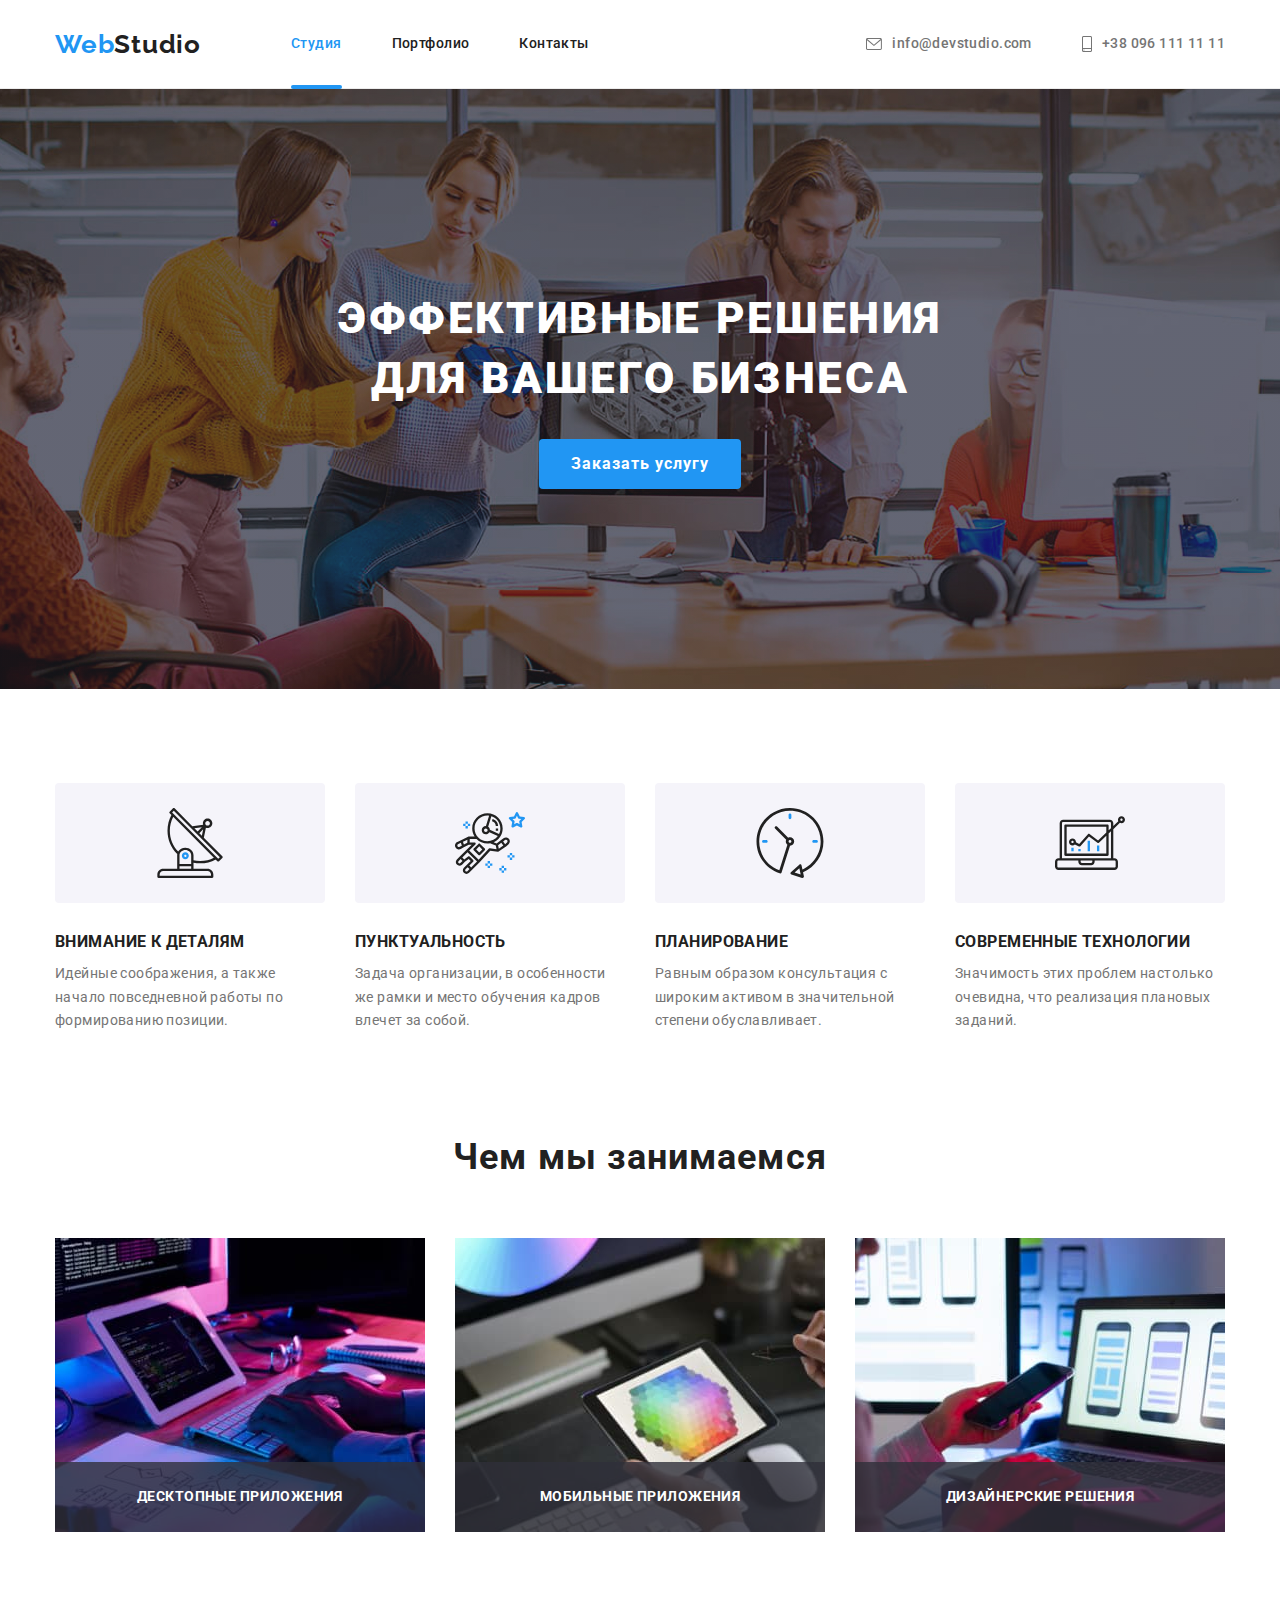
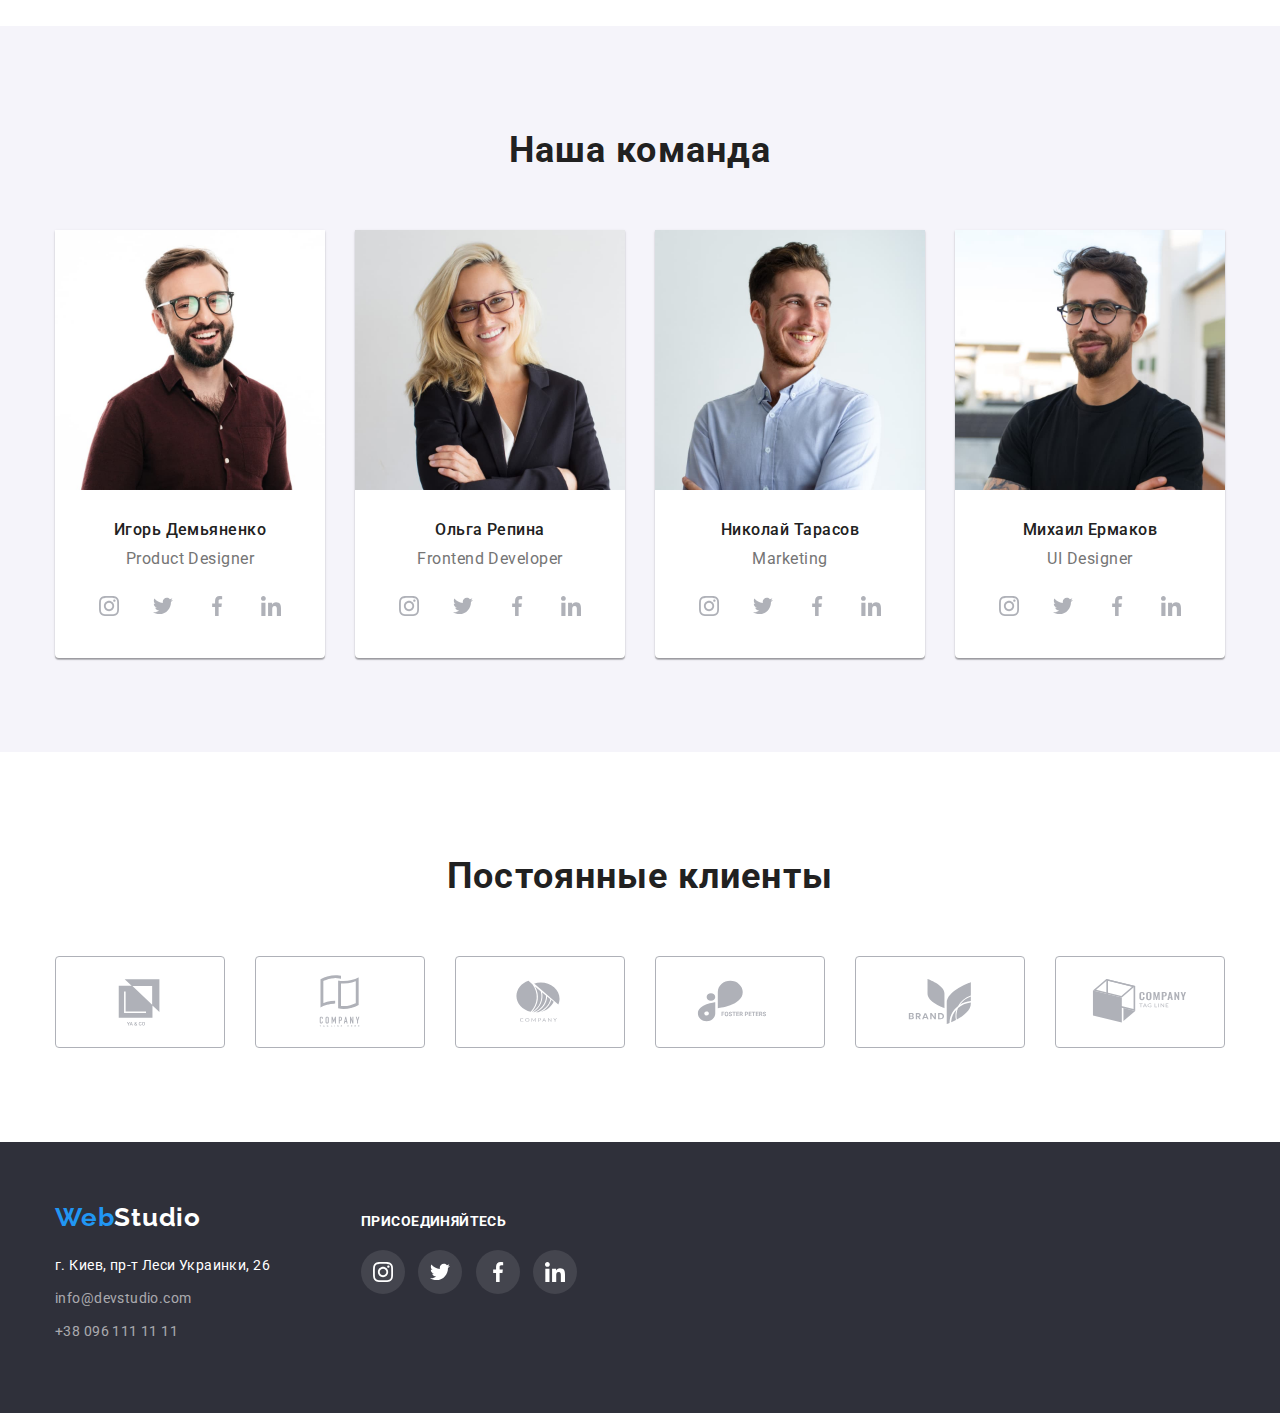
<file: index.html>
<!DOCTYPE html>
<html lang="ru">
  <head>
    <meta charset="UTF-8" />
    <meta http-equiv="X-UA-Compatible" content="IE=edge" />
    <meta name="viewport" content="width=device-width, initial-scale=1.0" />

    <title>Студия</title>
    <link rel="preconnect" href="https://fonts.gstatic.com" />
    <link
      href="https://fonts.googleapis.com/css2?family=Raleway:wght@700&family=Roboto:wght@400;500;700;900&display=swap"
      rel="stylesheet"
    />
    <link
      rel="stylesheet"
      href="https://cdnjs.cloudflare.com/ajax/libs/modern-normalize/1.0.0/modern-normalize.min.css"
    />
    <link rel="stylesheet" href="./css/styles.css" />
  </head>
  <body>
    <header class="page-header">
      <div class="container">
        <nav class="nav">
          <a href="./" class="link logo"
            >Web<span class="logo-hd">Studio</span></a
          >

          <ul class="list list-hd">
            <li class="list-item">
              <a class="link link-header current" href="./">Студия</a>
            </li>
            <li class="list-item">
              <a class="link link-header" href="./portfolio.html">Портфолио</a>
            </li>
            <li class="list-item">
              <a class="link link-header" href="#contacts">Контакты</a>
            </li>
          </ul>
        </nav>

        <ul class="list list-add">
          <li class="list-item">
            <a
              class="link link-header item-add"
              href="mailto:info@devstudio.com"
            >
              <svg class="icon-add" width="16px" height="12px">
                <use href="./images/icon.svg#icon-envelope"></use>
              </svg>
              info@devstudio.com
            </a>
          </li>

          <li class="list-item">
            <a class="link link-header item-add" href="tel:+380961111111">
              <svg class="icon-add" width="10px" height="16px">
                <use href="./images/icon.svg#icon-smartphone"></use>
              </svg>
              +38 096 111 11 11
            </a>
          </li>
        </ul>
      </div>
    </header>

    <main>
      <!---->
      <!-- добавлен в класс dark-img -->
      <section class="dark dark-hero dark-img">
        <div class="container">
          <div class="dark-content">
            <h1 class="title page-title">
              Эффективные решения<br />
              для вашего бизнеса
            </h1>
            <button class="btn" type="button" data-modal-open>
              Заказать услугу
            </button>
          </div>
        </div>
      </section>

      <!---->
      <!-- Вставка моадльного окна -->
      <div class="backdrop is-hidden" data-modal>
        <div class="modal">
          <div class="modal-svg">
            <button class="modal-btn" data-modal-close>
              <svg width="11px" height="11px">
                <use href="./images/icon.svg#icon-exit"></use>
              </svg>
            </button>
          </div>
        </div>
      </div>

      <!---->
      <!-- добавлены img -->
      <section class="benefits">
        <div class="container">
          <h2 class="visually-hidden">Преимущества</h2>
          <ul class="list benefits-list">
            <!---->
            <li class="benefits-li">
              <div class="benefits-img">
                <svg class="benefits-svg" width="70px" height="70px">
                  <use href="./images/icon.svg#icon-antenna-1"></use>
                </svg>
              </div>
              <!-- --------------------------- -->
              <h3 class="benefits-title">Внимание к деталям</h3>
              <p class="benefits-p">
                Идейные соображения, а также начало повседневной работы по
                формированию позиции.
              </p>
            </li>

            <li class="benefits-li">
              <div class="benefits-img">
                <svg class="benefits-svg" width="70px" height="70px">
                  <use href="./images/icon.svg#icon-astronaut-1"></use>
                </svg>
              </div>
              <!-- --------------------------- -->
              <h3 class="benefits-title">Пунктуальность</h3>
              <p class="benefits-p">
                Задача организации, в особенности же рамки и место обучения
                кадров влечет за собой.
              </p>
            </li>

            <li class="benefits-li">
              <div class="benefits-img">
                <svg class="benefits-svg" width="70px" height="70px">
                  <use href="./images/icon.svg#icon-clock-1"></use>
                </svg>
              </div>
              <!-- --------------------------- -->
              <h3 class="benefits-title">Планирование</h3>
              <p class="benefits-p">
                Равным образом консультация с широким активом в значительной
                степени обуславливает.
              </p>
            </li>

            <li class="benefits-li">
              <div class="benefits-img">
                <svg class="benefits-svg" width="70px" height="70px">
                  <use href="./images/icon.svg#icon-diagram-1"></use>
                </svg>
              </div>
              <!-- --------------------------- -->
              <h3 class="benefits-title">Современные технологии</h3>
              <p class="benefits-p">
                Значимость этих проблем настолько очевидна, что реализация
                плановых заданий.
              </p>
            </li>
          </ul>
        </div>
      </section>

      <section class="our-work">
        <div class="container">
          <h2 class="title section-title">Чем мы занимаемся</h2>
          <ul class="list list-work">
            <li>
              <div class="work-overlay">
                <img
                  src="./images/work/img-1.jpg"
                  width="370"
                  height="294"
                  alt="Написание кода"
                />
                <p class="work-sub">Десктопные приложения</p>
              </div>
            </li>
            <li>
              <div class="work-overlay">
                <img
                  src="./images/work/img-2.jpg"
                  width="370"
                  height="294"
                  alt="Разработка дизайна"
                />
                <p class="work-sub">Мобильные приложения</p>
              </div>
            </li>
            <li>
              <div class="work-overlay">
                <img
                  src="./images/work/img-3.jpg"
                  width="370"
                  height="294"
                  alt="Разработка мобильного приложения"
                />
                <p class="work-sub">Дизайнерские решения</p>
              </div>
            </li>
          </ul>
        </div>
      </section>

      <section class="team">
        <div class="container">
          <h2 class="title section-title">Наша команда</h2>
          <ul class="list our-team">
            <li class="team-item">
              <img
                src="./images/team/img-1.jpg"
                width="270"
                height="260"
                alt="Фото Игорь Демьяненко"
              />
              <div class="team-caption">
                <h3 class="team-name">Игорь Демьяненко</h3>
                <p class="list-team">Product Designer</p>

                <ul class="list">
                  <li class="team-icon">
                    <a href="" class="link link-icon">
                      <svg class="icon-svg" width="20px" height="20px">
                        <use href="./images/icon.svg#icon-instagram-2"></use>
                      </svg>
                    </a>
                  </li>

                  <li class="team-icon">
                    <a href="" class="link link-icon">
                      <svg class="icon-svg" width="20px" height="20px">
                        <use href="./images/icon.svg#icon-twitter-1"></use>
                      </svg>
                    </a>
                  </li>

                  <li class="team-icon">
                    <a href="" class="link link-icon">
                      <svg class="icon-svg" width="20px" height="20px">
                        <use href="./images/icon.svg#icon-facebook-1"></use>
                      </svg>
                    </a>
                  </li>

                  <li class="team-icon">
                    <a href="" class="link link-icon">
                      <svg class="icon-svg" width="20px" height="20px">
                        <use href="./images/icon.svg#icon-linkedin-1"></use>
                      </svg>
                    </a>
                  </li>
                </ul>
              </div>
            </li>

            <li class="team-item">
              <img
                src="./images/team/img-2.jpg"
                width="270"
                height="260"
                alt="Фото Ольга Репина"
              />
              <div class="team-caption">
                <h3 class="team-name">Ольга Репина</h3>
                <p class="list-team">Frontend Developer</p>

                <ul class="list">
                  <li class="team-icon">
                    <a href="" class="link link-icon">
                      <svg class="icon-svg" width="20px" height="20px">
                        <use href="./images/icon.svg#icon-instagram-2"></use>
                      </svg>
                    </a>
                  </li>

                  <li class="team-icon">
                    <a href="" class="link link-icon">
                      <svg class="icon-svg" width="20px" height="20px">
                        <use href="./images/icon.svg#icon-twitter-1"></use>
                      </svg>
                    </a>
                  </li>

                  <li class="team-icon">
                    <a href="" class="link link-icon">
                      <svg class="icon-svg" width="20px" height="20px">
                        <use href="./images/icon.svg#icon-facebook-1"></use>
                      </svg>
                    </a>
                  </li>

                  <li class="team-icon">
                    <a href="" class="link link-icon">
                      <svg class="icon-svg" width="20px" height="20px">
                        <use href="./images/icon.svg#icon-linkedin-1"></use>
                      </svg>
                    </a>
                  </li>
                </ul>
              </div>
            </li>

            <li class="team-item">
              <img
                src="./images/team/img-3.jpg"
                width="270"
                height="260"
                alt="Фото Николай Тарасов"
              />
              <div class="team-caption">
                <h3 class="team-name">Николай Тарасов</h3>
                <p class="list-team">Marketing</p>

                <ul class="list">
                  <li class="team-icon">
                    <a href="" class="link link-icon">
                      <svg class="icon-svg" width="20px" height="20px">
                        <use href="./images/icon.svg#icon-instagram-2"></use>
                      </svg>
                    </a>
                  </li>

                  <li class="team-icon">
                    <a href="" class="link link-icon">
                      <svg class="icon-svg" width="20px" height="20px">
                        <use href="./images/icon.svg#icon-twitter-1"></use>
                      </svg>
                    </a>
                  </li>

                  <li class="team-icon">
                    <a href="" class="link link-icon">
                      <svg class="icon-svg" width="20px" height="20px">
                        <use href="./images/icon.svg#icon-facebook-1"></use>
                      </svg>
                    </a>
                  </li>

                  <li class="team-icon">
                    <a href="" class="link link-icon">
                      <svg class="icon-svg" width="20px" height="20px">
                        <use href="./images/icon.svg#icon-linkedin-1"></use>
                      </svg>
                    </a>
                  </li>
                </ul>
              </div>
            </li>

            <li class="team-item">
              <img
                src="./images/team/img-4.jpg"
                width="270"
                height="260"
                alt="Фото Михаил Ермаков"
              />
              <div class="team-caption">
                <h3 class="team-name">Михаил Ермаков</h3>
                <p class="list-team">UI Designer</p>

                <ul class="list">
                  <li class="team-icon">
                    <a href="" class="link link-icon">
                      <svg class="icon-svg" width="20px" height="20px">
                        <use href="./images/icon.svg#icon-instagram-2"></use>
                      </svg>
                    </a>
                  </li>

                  <li class="team-icon">
                    <a href="" class="link link-icon">
                      <svg class="icon-svg" width="20px" height="20px">
                        <use href="./images/icon.svg#icon-twitter-1"></use>
                      </svg>
                    </a>
                  </li>

                  <li class="team-icon">
                    <a href="" class="link link-icon">
                      <svg class="icon-svg" width="20px" height="20px">
                        <use href="./images/icon.svg#icon-facebook-1"></use>
                      </svg>
                    </a>
                  </li>

                  <li class="team-icon">
                    <a href="" class="link link-icon">
                      <svg class="icon-svg" width="20px" height="20px">
                        <use href="./images/icon.svg#icon-linkedin-1"></use>
                      </svg>
                    </a>
                  </li>
                </ul>
              </div>
            </li>
          </ul>
        </div>
      </section>

      <section>
        <div class="container">
          <h2 class="title section-title">Постоянные клиенты</h2>
          <ul class="list partners">
            <li class="partners-list">
              <a
                href=""
                class="link partners-link"
                target="_blank"
                rel="noopener noreferrer"
              >
                <svg class="partners-svg" width="106px" height="60px">
                  <use href="./images/icon.svg#icon-logo-1"></use>
                </svg>
              </a>
            </li>

            <li class="partners-list">
              <a
                href=""
                class="link partners-link"
                target="_blank"
                rel="noopener noreferrer"
              >
                <svg class="partners-svg" width="106px" height="60px">
                  <use href="./images/icon.svg#icon-logo-2"></use>
                </svg>
              </a>
            </li>

            <li class="partners-list">
              <a
                href=""
                class="link partners-link"
                target="_blank"
                rel="noopener noreferrer"
              >
                <svg class="partners-svg" width="106px" height="60px">
                  <use href="./images/icon.svg#icon-logo-3"></use>
                </svg>
              </a>
            </li>

            <li class="partners-list">
              <a
                href=""
                class="link partners-link"
                target="_blank"
                rel="noopener noreferrer"
              >
                <svg class="partners-svg" width="106px" height="60px">
                  <use href="./images/icon.svg#icon-logo-4"></use>
                </svg>
              </a>
            </li>

            <li class="partners-list">
              <a
                href=""
                class="link partners-link"
                target="_blank"
                rel="noopener noreferrer"
              >
                <svg class="partners-svg" width="106px" height="60px">
                  <use href="./images/icon.svg#icon-logo-5"></use>
                </svg>
              </a>
            </li>

            <li class="partners-list">
              <a
                href=""
                class="link partners-link"
                target="_blank"
                rel="noopener noreferrer"
              >
                <svg class="partners-svg" width="106px" height="60px">
                  <use href="./images/icon.svg#icon-logo-6"></use>
                </svg>
              </a>
            </li>
          </ul>
        </div>
      </section>
    </main>

    <footer class="dark dark-footer">
      <div class="container">
        <div class="footer-block">
          <div class="footer-address">
            <a href="./" class="link logo"
              >Web<span class="logo-ft">Studio</span></a
            >
            <address class="address add-ft" id="contacts">
              <ul class="list">
                <li class="add-li">
                  <a
                    class="link link-map"
                    href="https://goo.gl/maps/nd3LZRXZp6xStWb67"
                    target="_blank"
                    rel="noopener noreferrer"
                    >г. Киев, пр-т Леси Украинки, 26
                  </a>
                </li>
                <li class="add-li">
                  <a class="link link-ft" href="mailto:info@devstudio.com"
                    >info@devstudio.com</a
                  >
                </li>
                <li class="add-li">
                  <a class="link link-ft" href="tel:+380961111111"
                    >+38 096 111 11 11</a
                  >
                </li>
              </ul>
            </address>
          </div>

          <div class="socials-ft">
            <p>присоединяйтесь</p>

            <!-- Вставка соц.сетей-->
            <ul class="list socials-list">
              <li class="socials-icon">
                <a href="" class="link link-icon">
                  <svg class="icon-svg" width="20px" height="20px">
                    <use href="./images/icon.svg#icon-instagram-2"></use>
                  </svg>
                </a>
              </li>

              <li class="socials-icon">
                <a href="" class="link link-icon">
                  <svg class="icon-svg" width="20px" height="20px">
                    <use href="./images/icon.svg#icon-twitter-1"></use>
                  </svg>
                </a>
              </li>

              <li class="socials-icon">
                <a href="" class="link link-icon">
                  <svg class="icon-svg" width="20px" height="20px">
                    <use href="./images/icon.svg#icon-facebook-1"></use>
                  </svg>
                </a>
              </li>

              <li class="socials-icon">
                <a href="" class="link link-icon">
                  <svg class="icon-svg" width="20px" height="20px">
                    <use href="./images/icon.svg#icon-linkedin-1"></use>
                  </svg>
                </a>
              </li>
            </ul>
          </div>
        </div>
      </div>
    </footer>
    <script src="./js/modal.js"></script>
  </body>
</html>
</file>
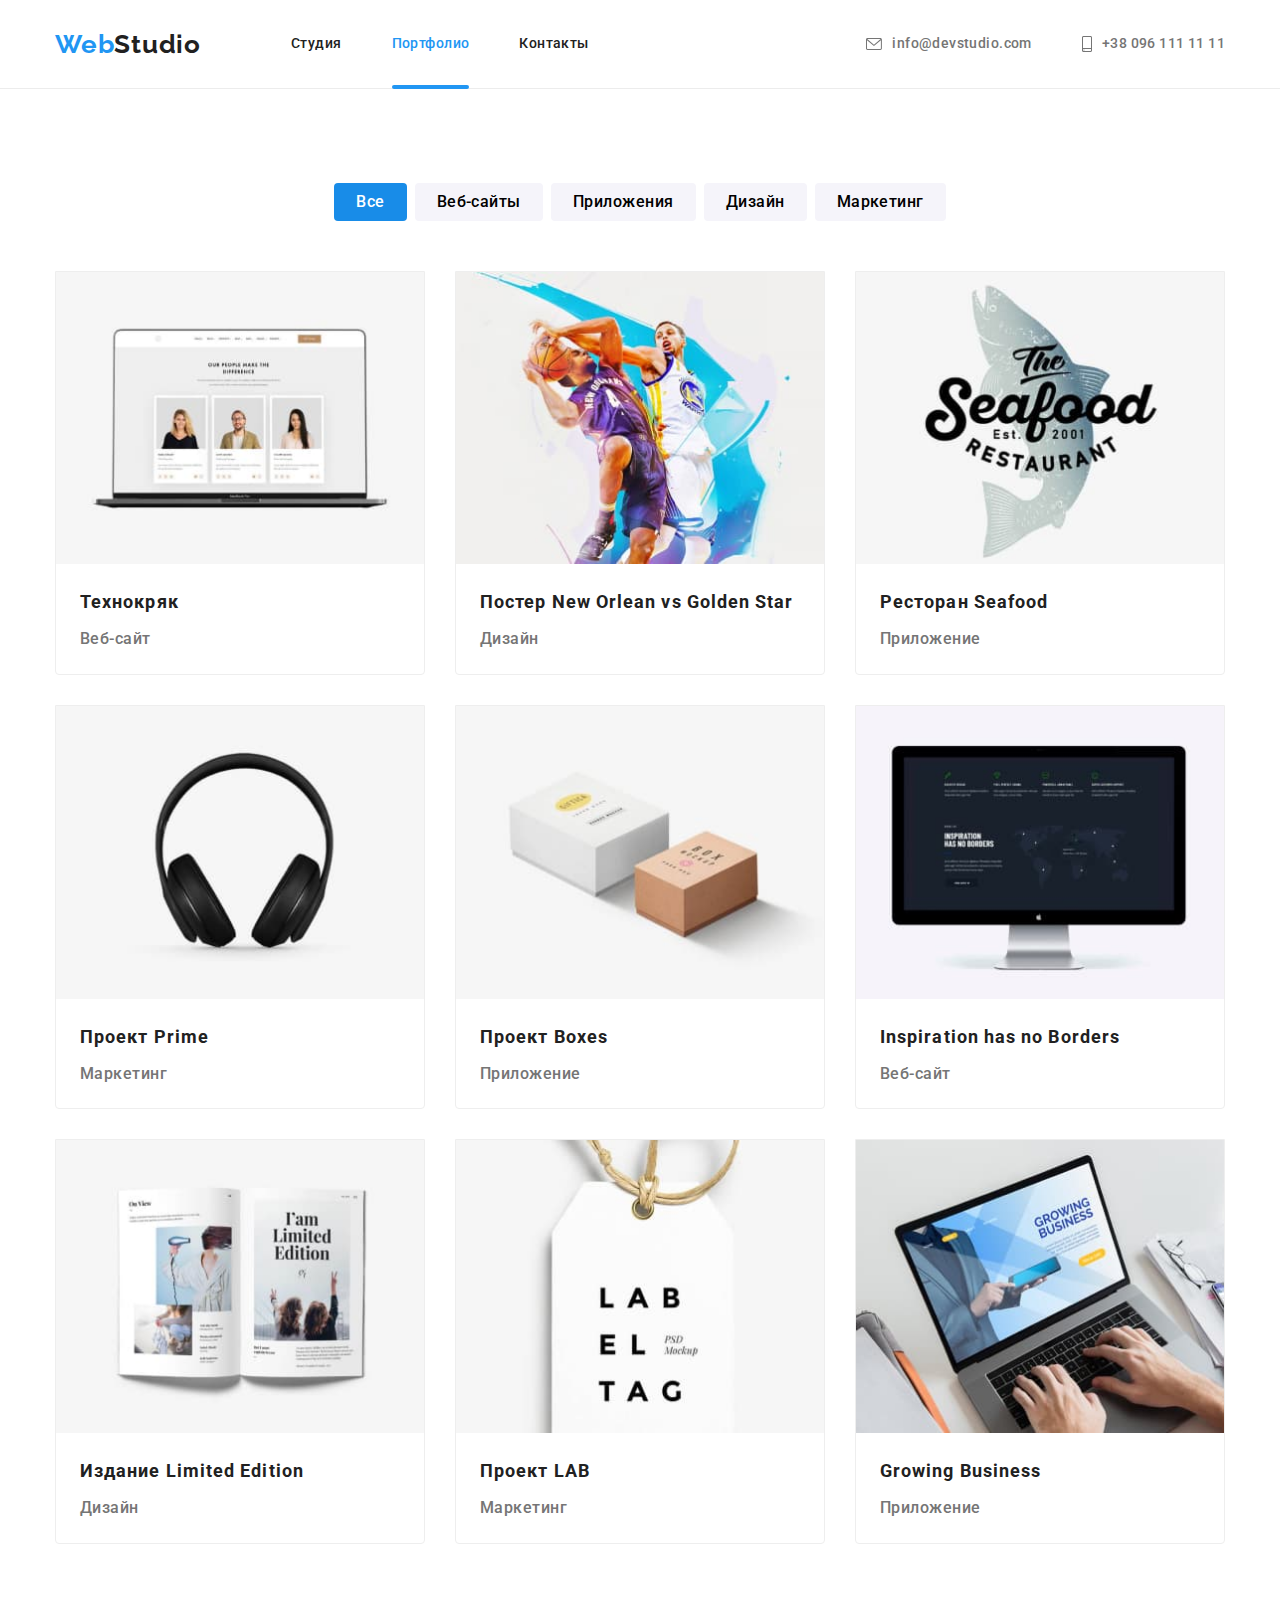
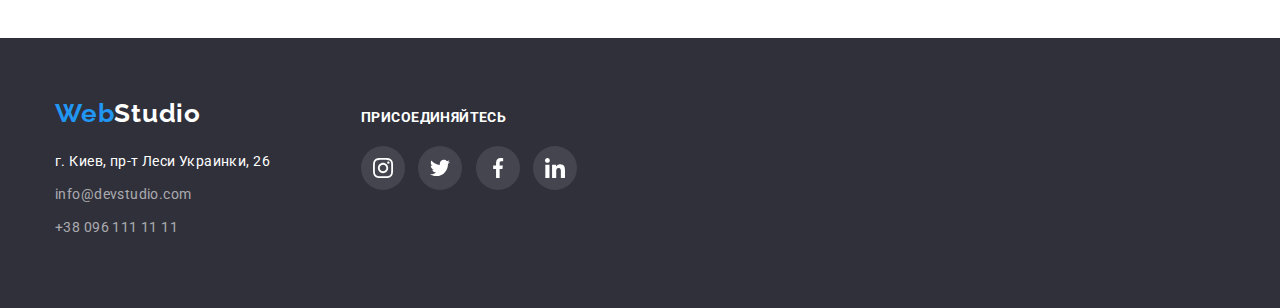
<file: portfolio.html>
<!DOCTYPE html>
<html lang="ru">
  <head>
    <meta charset="UTF-8" />
    <meta http-equiv="X-UA-Compatible" content="IE=edge" />
    <meta name="viewport" content="width=device-width, initial-scale=1.0" />

    <title>Portfolio</title>
    <link rel="preconnect" href="https://fonts.gstatic.com" />
    <link
      href="https://fonts.googleapis.com/css2?family=Raleway:wght@700&family=Roboto:wght@400;500;700;900&display=swap"
      rel="stylesheet"
    />
    <link
      rel="stylesheet"
      href="https://cdnjs.cloudflare.com/ajax/libs/modern-normalize/1.0.0/modern-normalize.min.css"
    />
    <link rel="stylesheet" href="./css/styles.css" />
  </head>
  <body>
    <header class="page-header">
      <div class="container">
        <nav class="nav">
          <a href="./" class="link logo"
            >Web<span class="logo-hd">Studio</span></a
          >

          <ul class="list list-hd">
            <li class="list-item">
              <a class="link link-header" href="./">Студия</a>
            </li>
            <li class="list-item">
              <a class="link link-header current" href="./portfolio.html"
                >Портфолио</a
              >
            </li>
            <li class="list-item">
              <a class="link link-header" href="#contacts">Контакты</a>
            </li>
          </ul>
        </nav>

        <ul class="list list-add">
          <li class="list-item">
            <a
              class="link link-header item-add"
              href="mailto:info@devstudio.com"
            >
              <svg class="icon-add" width="16px" height="12px">
                <use href="./images/icon.svg#icon-envelope"></use>
              </svg>
              info@devstudio.com
            </a>
          </li>

          <li class="list-item">
            <a class="link link-header item-add" href="tel:+380961111111">
              <svg class="icon-add" width="10px" height="16px">
                <use href="./images/icon.svg#icon-smartphone"></use>
              </svg>
              +38 096 111 11 11
            </a>
          </li>
        </ul>
      </div>
    </header>

    <main>
      <h1 class="visually-hidden">Портфолио</h1>

      <section>
        <div class="container">
          <ul class="list list-filter">
            <li>
              <button class="filter filter-current" type="button">Все</button>
            </li>
            <li><button class="filter" type="button">Веб-сайты</button></li>
            <li><button class="filter" type="button">Приложения</button></li>
            <li><button class="filter" type="button">Дизайн</button></li>
            <li><button class="filter" type="button">Маркетинг</button></li>
          </ul>
        </div>

        <div class="container">
          <h2 class="visually-hidden">Все</h2>
          <ul class="list list-title portfolio">
            <li class="portfolio-li">
              <!-- ADD class portfolio-link-->
              <a href="" class="link portfolio-link">
                <div class="bg">
                  <img
                    src="./images/portfolio-all/img-1.jpg"
                    width="370"
                    alt="Пример Веб-сайта"
                  />
                  <div class="portfolio-box">
                    <p>
                      Технокряк это современная площадка распространения
                      коронавируса. Компании используют эту платформу для
                      цифрового шпионажа и атак на защищённые сервера
                      конкурентов.
                    </p>
                  </div>
                </div>
                <div class="card-content">
                  <h3>Технокряк</h3>
                  <p>Веб-сайт</p>
                </div>
              </a>
            </li>

            <li class="portfolio-li">
              <!-- ADD class portfolio-link-->
              <a href="" class="link portfolio-link">
                <div class="bg">
                  <img
                    src="./images/portfolio-all/img-2.jpg"
                    width="370"
                    alt="Пример Дизайна"
                  />
                  <div class="portfolio-box">
                    <p>
                      Технокряк это современная площадка распространения
                      коронавируса. Компании используют эту платформу для
                      цифрового шпионажа и атак на защищённые сервера
                      конкурентов.
                    </p>
                  </div>
                </div>
                <div class="card-content">
                  <h3>Постер New Orlean vs Golden Star</h3>
                  <p>Дизайн</p>
                </div>
              </a>
            </li>

            <li class="portfolio-li">
              <!-- ADD class portfolio-link-->
              <a href="" class="link portfolio-link">
                <div class="bg">
                  <img
                    src="./images/portfolio-all/img-3.jpg"
                    width="370"
                    alt="Пример Приложения"
                  />
                  <div class="portfolio-box">
                    <p>
                      Технокряк это современная площадка распространения
                      коронавируса. Компании используют эту платформу для
                      цифрового шпионажа и атак на защищённые сервера
                      конкурентов.
                    </p>
                  </div>
                </div>
                <div class="card-content">
                  <h3>Ресторан Seafood</h3>
                  <p>Приложение</p>
                </div>
              </a>
            </li>

            <li class="portfolio-li">
              <!-- ADD class portfolio-link-->
              <a href="" class="link portfolio-link">
                <div class="bg">
                  <img
                    src="./images/portfolio-all/img-4.jpg"
                    width="370"
                    alt="Пример Маркетинга"
                  />
                  <div class="portfolio-box">
                    <p>
                      Технокряк это современная площадка распространения
                      коронавируса. Компании используют эту платформу для
                      цифрового шпионажа и атак на защищённые сервера
                      конкурентов.
                    </p>
                  </div>
                </div>
                <div class="card-content">
                  <h3>Проект Prime</h3>
                  <p>Маркетинг</p>
                </div>
              </a>
            </li>

            <li class="portfolio-li">
              <!-- ADD class portfolio-link-->
              <a href="" class="link portfolio-link">
                <div class="bg">
                  <img
                    src="./images/portfolio-all/img-5.jpg"
                    width="370"
                    alt="Пример Приложения"
                  />
                  <div class="portfolio-box">
                    <p>
                      Технокряк это современная площадка распространения
                      коронавируса. Компании используют эту платформу для
                      цифрового шпионажа и атак на защищённые сервера
                      конкурентов.
                    </p>
                  </div>
                </div>
                <div class="card-content">
                  <h3>Проект Boxes</h3>
                  <p>Приложение</p>
                </div>
              </a>
            </li>

            <li class="portfolio-li">
            <!-- ADD class portfolio-link-->
            <a href="" class="link portfolio-link">
                <div class="bg">
                  <img
                    src="./images/portfolio-all/img-6.jpg"
                    width="370"
                    alt="Пример Веб-сайта"
                  />
                  <div class="portfolio-box">
                    <p>
                      Технокряк это современная площадка распространения
                      коронавируса. Компании используют эту платформу для
                      цифрового шпионажа и атак на защищённые сервера
                      конкурентов.
                    </p>
                  </div>
                </div>
                <div class="card-content">
                  <h3>Inspiration has no Borders</h3>
                  <p>Веб-сайт</p>
                </div>
              </a>
            </li>

            <li class="portfolio-li">
            <!-- ADD class portfolio-link-->
            <a href="" class="link portfolio-link">
                <div class="bg">
                  <img
                    src="./images/portfolio-all/img-7.jpg"
                    width="370"
                    alt="Пример Дизайна"
                  />
                  <div class="portfolio-box">
                    <p>
                      Технокряк это современная площадка распространения
                      коронавируса. Компании используют эту платформу для
                      цифрового шпионажа и атак на защищённые сервера
                      конкурентов.
                    </p>
                  </div>
                </div>
                <div class="card-content">
                  <h3>Издание Limited Edition</h3>
                  <p>Дизайн</p>
                </div>
              </a>
            </li>

            <li class="portfolio-li">
              <!-- ADD class portfolio-link-->
              <a href="" class="link portfolio-link">
                <div class="bg">
                  <img
                    src="./images/portfolio-all/img-8.jpg"
                    width="370"
                    alt="Пример Маркетинга"
                  />
                  <div class="portfolio-box">
                    <p>
                      Технокряк это современная площадка распространения
                      коронавируса. Компании используют эту платформу для
                      цифрового шпионажа и атак на защищённые сервера
                      конкурентов.
                    </p>
                  </div>
                </div>
                <div class="card-content">
                  <h3>Проект LAB</h3>
                  <p>Маркетинг</p>
                </div>
              </a>
            </li>

            <li class="portfolio-li">
                <!-- ADD class portfolio-link-->
                <a href="" class="link portfolio-link">
                <div class="bg">
                  <img
                    src="./images/portfolio-all/img-9.jpg"
                    width="370"
                    alt="Пример Приложения"
                  />
                  <div class="portfolio-box">
                    <p>
                      Технокряк это современная площадка распространения
                      коронавируса. Компании используют эту платформу для
                      цифрового шпионажа и атак на защищённые сервера
                      конкурентов.
                    </p>
                  </div>
                </div>
                <div class="card-content">
                  <h3>Growing Business</h3>
                  <p>Приложение</p>
                </div>
              </a>
            </li>
          </ul>
        </div>
      </section>
    </main>

    <footer class="dark dark-footer">
      <div class="container">
        <div class="footer-block">
          <div class="footer-address">
            <a href="./" class="link logo"
              >Web<span class="logo-ft">Studio</span></a
            >
            <address class="address add-ft" id="contacts">
              <ul class="list">
                <li class="add-li">
                  <a
                    class="link link-map"
                    href="https://goo.gl/maps/nd3LZRXZp6xStWb67"
                    target="_blank"
                    rel="noopener noreferrer"
                    >г. Киев, пр-т Леси Украинки, 26
                  </a>
                </li>
                <li class="add-li">
                  <a class="link link-ft" href="mailto:info@devstudio.com"
                    >info@devstudio.com</a
                  >
                </li>
                <li class="add-li">
                  <a class="link link-ft" href="tel:+380961111111"
                    >+38 096 111 11 11</a
                  >
                </li>
              </ul>
            </address>
          </div>

          <div class="socials-ft">
            <p>присоединяйтесь</p>

            <!-- Вставка соц.сетей-->
            <ul class="list socials-list">
              <li class="socials-icon">
                <a href="" class="link link-icon">
                  <svg class="icon-svg" width="20px" height="20px">
                    <use href="./images/icon.svg#icon-instagram-2"></use>
                  </svg>
                </a>
              </li>

              <li class="socials-icon">
                <a href="" class="link link-icon">
                  <svg class="icon-svg" width="20px" height="20px">
                    <use href="./images/icon.svg#icon-twitter-1"></use>
                  </svg>
                </a>
              </li>

              <li class="socials-icon">
                <a href="" class="link link-icon">
                  <svg class="icon-svg" width="20px" height="20px">
                    <use href="./images/icon.svg#icon-facebook-1"></use>
                  </svg>
                </a>
              </li>

              <li class="socials-icon">
                <a href="" class="link link-icon">
                  <svg class="icon-svg" width="20px" height="20px">
                    <use href="./images/icon.svg#icon-linkedin-1"></use>
                  </svg>
                </a>
              </li>
            </ul>
          </div>
        </div>
      </div>
    </footer>
  </body>
</html>
</file>
<file: css/styles.css>
/*Объявление переменных*/
:root {
  /*цвет текста*/
  --main-text-cl: #212121;
  --title-cl: #757575;
  --accent-cl: #2196f3;
  --alt-titel-cl: #ffffff;
  --link-ft-text: rgba(255, 255, 255, 0.6);
  /*цвет фона*/
  --dark-bg: #2f303a;
  --second-bg: #f5f4fa;
  /*шрифты*/
  --main-font: "Roboto", sans-serif;
  --title-font: "Raleway", sans-serif;
}

html {
  box-sizing: border-box;
}

*,
*::before,
*::after {
  box-sizing: inherit;
}

h1,
h2,
h3,
h4,
h5,
h6,
p {
  margin: 0;
}

ul {
  margin: 0;
}

img {
  display: block;
  max-width: 100%;
  height: auto;
}

body {
  font-family: var(--main-font);
  font-size: 14px;
  line-height: 1.71;
  letter-spacing: 0.03em;
  color: var(--title-cl);
}

section {
  padding: 94px 0;
}

.container {
  max-width: 1200px;
  margin: 0 auto;
  padding: 0 15px;
}

.visually-hidden {
  position: absolute !important;
  clip: rect(1px 1px 1px 1px);
  clip: rect(1px, 1px, 1px, 1px);
  padding: 0 !important;
  border: 0 !important;
  height: 1px !important;
  width: 1px !important;
  overflow: hidden;
}

/* ==== Хедер ====*/
.page-header {
  border-bottom: 1px solid #ececec;
}

.page-header .container {
  display: flex;
  align-items: center;
  justify-content: flex-end;
}

.nav {
  display: flex;
  align-items: center;
  margin-right: auto;
}

.link-header {
  display: flex;
  padding-top: 32px;
  padding-bottom: 32px;
}
/*=============================*/

/* ==== Ссылки ==== */
.link {
  font-weight: 500;
  color: inherit;
  text-decoration: none;

  /*==== цвет для svg ссылок====*/
  fill: #afb1b8;

  /*== Задержка фокус/ховер ==*/
  transition: color 250ms cubic-bezier(0.4, 0, 0.2, 1);
}

.link:hover,
.link:focus {
  color: var(--accent-cl);
}

.link.current {
  color: var(--accent-cl);
}
/*============ вставка подчеркивания в хедере=================*/
.current {
  position: relative;
}
.current::after {
  content: "";
  display: block;
  position: absolute;

  width: 100%;
  height: 4px;
  bottom: -1px;

  background-color: #2196f3;
  border-radius: 2px;
}

/*=============================*/ /*=============================*/

/* ==== Кнопки ====*/
.btn {
  min-width: 200px;
  min-height: 50px;
  padding: 10px 32px;
  border: none;
  border-radius: 4px;

  font-family: inherit;
  font-weight: 700;
  background-color: var(--accent-cl);
  font-size: 16px;
  line-height: 1.87;

  align-items: center;
  text-align: center;
  letter-spacing: 0.06em;
  color: var(--alt-titel-cl);

  /*== Задержка фокус/ховер ==*/
  transition: background-color 250ms cubic-bezier(0.4, 0, 0.2, 1);
}

.btn:focus,
.btn:hover {
  background-color: #188ce8;
  cursor: pointer;

  box-shadow: 0px 4px 4px rgba(0, 0, 0, 0.15);
  border-radius: 4px;
}
/*=============================*/

/* ==== Списки ==== */
.list {
  padding: 0;
  list-style: none;
}

.list-hd {
  display: inline-flex;
  margin: 0;
  padding-left: 0;

  color: var(--main-text-cl);
}

.list-add {
  display: inline-flex;
  color: var(--title-cl);
}

.list-item:not(:last-child) {
  margin-right: 50px;
}
/*=============================*/

/*=============================*/

.item-add {
  display: flex;
  flex-wrap: wrap;
  justify-content: center;
  align-items: center;

  fill: var(--title-cl);

  /*== Задержка фокус/ховер ==*/ /*=== ADD fill == #6===*/
  transition: fill 250ms cubic-bezier(0.4, 0, 0.2, 1),
    color 250ms cubic-bezier(0.4, 0, 0.2, 1);
}

.icon-add {
  margin-right: 10px;
}

.item-add:hover,
.item-add:focus {
  fill: #2196f3;
}

/*=============================*/

/*=============================*/

.address {
  font-style: inherit;
}

/* ==== Герой ==== */
.dark {
  padding-bottom: 0;
  padding-top: 0;

  background-color: var(--dark-bg);
  font-weight: 400;
}

.dark-hero {
  padding-top: 200px;
  padding-bottom: 200px;
}

/*  =========================  */

/*   NEW background img*/
.dark-img {
  max-width: 1600px;
  height: 600px;
  margin-left: auto;
  margin-right: auto;

  background-image: linear-gradient(
      to right,
      rgba(47, 48, 58, 0.4),
      rgba(47, 48, 58, 0.4)
    ),
    url(../images/bg-img.jpg);

  background-repeat: no-repeat;
  background-position: center;
  background-size: auto;
}
/*  =========================  */

/*  =========================  */

.dark-content {
  display: flex;
  flex-wrap: wrap;

  margin: auto;

  justify-content: center;
  width: calc(100% / 12 * 8);
}

.title {
  text-align: center;
}

.page-title {
  margin: auto;
  margin-bottom: 30px;
  font-weight: 900;
  font-size: 44px;
  line-height: 1.36;
  letter-spacing: 0.06em;
  text-transform: uppercase;
  color: var(--alt-titel-cl);
}

/*=============================*/

/*=============Вставка моадльного окна================*/
.backdrop {
  position: fixed;
  z-index: 1;
  top: 0;
  left: 0;
  width: 100%;
  height: 100%;

  background-color: rgba(0, 0, 0, 0.2);

  transition: opacity 250ms cubic-bezier(0.4, 0, 0.2, 1);
}

.backdrop.is-hidden {
  opacity: 0;
  pointer-events: none;
}

.modal {
  position: absolute;
  top: 50%;
  left: 50%;
  transform: translate(-50%, -50%);
  overflow-y: auto;

  width: 528px;
  height: 581px;
  background-color: #fff;
  box-shadow: 0px 1px 3px rgba(0, 0, 0, 0.12), 0px 1px 1px rgba(0, 0, 0, 0.14),
    0px 2px 1px rgba(0, 0, 0, 0.2);
  border-radius: 4px;
}

.modal-svg {
  display: flex;
  flex-wrap: wrap;
  justify-content: flex-end;
}

.modal-btn {
  display: flex;
  justify-content: center;
  align-items: center;
  margin-right: 8px;
  margin-top: 8px;
  padding: 0;

  width: 30px;
  height: 30px;

  background-color: #ffffff;
  border: 1px solid rgba(0, 0, 0, 0.1);
  border-radius: 50%;
  box-sizing: border-box;

  cursor: pointer;
}

/*=============================*/

/* ==== Наши работы ==== */
.our-work {
  padding-top: 0;
  padding-bottom: 94px;
}
/*=============================*/

.section-title {
  margin-bottom: 50px;

  font-size: 36px;
  line-height: 1.67;
  letter-spacing: 0.03em;
  color: var(--main-text-cl);
}

.list-work {
  margin: 0;

  display: flex;
}

.list-work > li:not(:last-child) {
  margin-right: 30px;
}

/*=============================*/

/*===== Тект над картинками our-work ======*/
.work-overlay {
  position: relative;
}

.work-sub {
  position: absolute;
  bottom: 0;
  left: 0;
  width: 100%;

  /*=====*/ /*=====ADD=====*/ /*===#6==*/
  display: flex;
  justify-content: center;
  align-content: center;
  /*==================================*/

  padding-top: 27px;
  padding-bottom: 27px;

  font-weight: 700;
  font-size: 14px;
  line-height: 1.14;
  text-align: center;
  letter-spacing: 0.03em;
  text-transform: uppercase;

  color: #ffffff;
  background-color: rgba(47, 48, 58, 0.8);
}
/*=============================*/
/*=============================*/

/* ==== Преимущества ====*/
.benefits {
  margin-top: 0px;
}

.benefits-list {
  display: flex;
  flex-wrap: wrap;

  margin-left: calc(-1 * 30px);

  justify-content: space-between;
  padding-left: 0;

  font-size: 14px;
  letter-spacing: 0.03em;
}

/*=============================*/

/*   NEW  benefits svg  */
.benefits-img {
  display: flex;
  justify-content: center;
  align-items: center;
  min-height: 120px;
  min-width: 270px;
  margin-bottom: 30px;

  background-color: rgba(245, 244, 250, 1);
  border-radius: 4px;
}

/*=============================*/

.benefits-title {
  margin-bottom: 10px;

  line-height: 1.14;
  text-transform: uppercase;
  color: var(--main-text-cl);
}

.benefits-li {
  flex-basis: calc(100% / 4 - 30px);
  margin-left: 30px;
}

.benefits-p {
  line-height: 1.71;
}
/*=============================*/

/* ==== Команда  ==== */
.team {
  background-color: var(--second-bg);
}

.our-team {
  display: flex;
  flex-wrap: wrap;
  margin-left: calc(-1 * 30px);
}

.team-item {
  text-align: center;
  flex-basis: calc(100% / 4 - 30px);
  margin-left: 30px;

  /*=============================*/
  /*padding-bottom: 30px; */ /*== new ==*/
  /*=============================*/

  background: #ffffff;

  box-shadow: 0px 1px 3px rgba(0, 0, 0, 0.12), 0px 1px 1px rgba(0, 0, 0, 0.14),
    0px 2px 1px rgba(0, 0, 0, 0.2);
  border-radius: 0px 0px 4px 4px;
}

.team-caption .list {
  display: inline-flex;
}

.team-caption {
  padding: 30px;
}

.team-name {
  margin-bottom: 10px;

  font-weight: 500;
  font-size: 16px;
  line-height: 1.19;
  letter-spacing: 0.03em;
  color: var(--main-text-cl);
}

.list-team {
  margin-bottom: 16px;

  font-size: 16px;
  line-height: 1.19;
  letter-spacing: 0.03em;
}

/*=============================*/
/*=============================*/

/*   NEW  team icon svg  */

.team-icon {
  display: inline-flex;
}

.team-icon:not(:last-child) {
  margin-right: 10px;
}

.link-icon {
  width: 44px;
  height: 44px;

  border-radius: 50%;

  display: flex;
  justify-content: center;
  align-items: center;

  /*== Задержка фокус/ховер ==*/ /*===Добавлен филл #6===*/
  transition: fill 250ms cubic-bezier(0.4, 0, 0.2, 1),
    background-color 250ms cubic-bezier(0.4, 0, 0.2, 1);
}

.link-icon:hover,
.link-icon:focus {
  fill: #ffffff;
  background-color: #2196f3;
}

/*===== NEW PARTNERS SVG======*/
.partners {
  display: flex;
  flex-wrap: wrap;
  margin-left: calc(-1 * 30px);
}
.partners-list {
  flex-basis: calc(100% / 6 - 30px);
  margin-left: 30px;
}
/*=============================*/

/*=============================*/
.partners-link {
  width: 170px;
  height: 92px;

  border: 1px solid #afb1b8;
  box-sizing: border-box;
  border-radius: 4px;

  display: flex;
  justify-content: center;
  align-items: center;

  fill: #afb1b8;

  /*== Задержка фокус/ховер ==*/
  transition: fill 250ms cubic-bezier(0.4, 0, 0.2, 1),
    border-color 250ms cubic-bezier(0.4, 0, 0.2, 1);
}

.partners-link:focus,
.partners-link:hover {
  fill: #2196f3;
  border-color: #2196f3;
}

/*=============================*/

/*=============================*/

/* ===== Логотип ======*/
.logo {
  margin-right: 90px;
}
.logo {
  display: inline-block;
  font-family: var(--title-font);
  font-weight: bold;
  font-size: 26px;
  line-height: 1.19;
  letter-spacing: 0.03em;
  color: var(--accent-cl);
}
.logo-hd {
  color: var(--main-text-cl);
}

.logo-ft {
  color: var(--alt-titel-cl);
}
/*=============================*/

/* ==== Футер ==== */

.dark-footer {
  padding-top: 60px;
  padding-bottom: 60px;
}

/*=============================*/
.footer-block {
  display: flex;
  flex-wrap: wrap;
  align-items: baseline;
}

.footer-address {
  margin-right: 70px;
}

/*=============================*/
.add-ft {
  margin-top: 20px;
}

.add-li {
  margin-bottom: 9px;
}

.link-map {
  font-weight: 400;
  color: var(--alt-titel-cl);
}

.link-ft {
  font-weight: 400;
  color: var(--link-ft-text);
}

/*=============LINKS================*/
.socials-list {
  margin-top: 20px;
}

.socials-ft > p {
  font-weight: 700;
  font-size: 14px;
  line-height: 1.14;
  letter-spacing: 0.03em;
  text-transform: uppercase;
  color: var(--alt-titel-cl);
}

.socials-icon {
  display: inline-flex;
  border-radius: 50%;
  background-color: rgba(255, 255, 255, 0.1);
}

.socials-icon:not(:last-child) {
  margin-right: 10px;
}

.socials-icon * .icon-svg {
  fill: var(--alt-titel-cl);
}
/*=============================*/

/* ==== Фильтер поиска портфолио ===== */

.filter {
  font-weight: 500;
  font-size: 16px;
  line-height: 1.62;
  text-align: center;
  letter-spacing: 0.03em;
  background-color: var(--second-bg);

  border-radius: 4px;
  border-style: none;
  padding: 6px 22px;

  /*== Задержка фокус/ховер ==*/
  transition: background-color 250ms cubic-bezier(0.4, 0, 0.2, 1),
    color 250ms cubic-bezier(0.4, 0, 0.2, 1),
    box-shadow 250ms cubic-bezier(0.4, 0, 0.2, 1);
}

.filter:focus,
.filter:hover {
  color: var(--alt-titel-cl);
  background-color: #188ce8;
  cursor: pointer;

  box-shadow: 0px 3px 1px rgba(0, 0, 0, 0.1), 0px 1px 2px rgba(0, 0, 0, 0.08),
    0px 2px 2px rgba(0, 0, 0, 0.12);
}

.list-filter {
  display: flex;
  justify-content: center;
  margin-bottom: 50px;
}

.list-filter > li:not(:last-child) {
  margin-right: 8px;
}

.filter-current {
  color: var(--alt-titel-cl);
  background-color: #188ce8;
  cursor: pointer;
}
/*=============================*/

/* ==== Портфолио ==== */

.portfolio {
  display: flex;
  flex-wrap: wrap;
  padding: 0;
  margin: 0;

  margin-left: calc(-1 * 30px);
  margin-top: calc(-1 * 30px);
  list-style: none;
}

.portfolio-li {
  flex-basis: calc(100% / 3 - 30px);
  margin-left: 30px;
  margin-top: 30px;

  border: 1px solid #eeeeee;
  border-radius: 0px 0px 4px 4px;

  transition: box-shadow 250ms cubic-bezier(0.4, 0, 0.2, 1);
  /*transition-duration: 250ms;
  transition-timing-function: cubic-bezier(0.4, 0, 0.2, 1);*/
}

/*=== replaced portfolio-li === #6 ===*/
.portfolio-link {
  /*== Задержка фокус/ховер ==*/
}

.portfolio-li:focus,
.portfolio-li:hover {
  box-shadow: 0px 1px 3px rgba(0, 0, 0, 0.12), 0px 1px 1px rgba(0, 0, 0, 0.14),
    0px 2px 1px rgba(0, 0, 0, 0.2);
}

.card-content {
  padding: 20px 24px;
}

.list-title h3 {
  font-weight: bold;
  font-size: 18px;
  line-height: 2;
  letter-spacing: 0.06em;
  color: var(--main-text-cl);
}

.list-title p {
  font-size: 16px;
  line-height: 1.87;
  letter-spacing: 0.03em;
  color: var(--title-cl);
}

/*=============================*/

.bg {
  position: relative;
  overflow: hidden;
}

/* Добавлен фокус*/ /*=== replaced portfolio-li === #6 ===*/
.portfolio-link:hover .portfolio-box,
.portfolio-link:focus .portfolio-box {
  transform: translatey(0);
}

.portfolio-box {
  position: absolute;
  top: 0;
  left: 0;
  width: 100%;
  height: 100%;

  background: rgba(33, 150, 243, 0.9);

  transform: translatey(101%);
  transition: transform 250ms cubic-bezier(0.4, 0, 0.2, 1);
}

.portfolio-box > p {
  padding: 63px 24px;

  font-weight: normal;
  font-size: 18px;
  line-height: 1.56;
  letter-spacing: 0.03em;

  color: #ffffff;
}

/*=============================*/

.card-content > h3 {
  margin-bottom: 4px;
}

.portfolio-li img {
  overflow: hidden;
}

/*=============================*/
</file>
